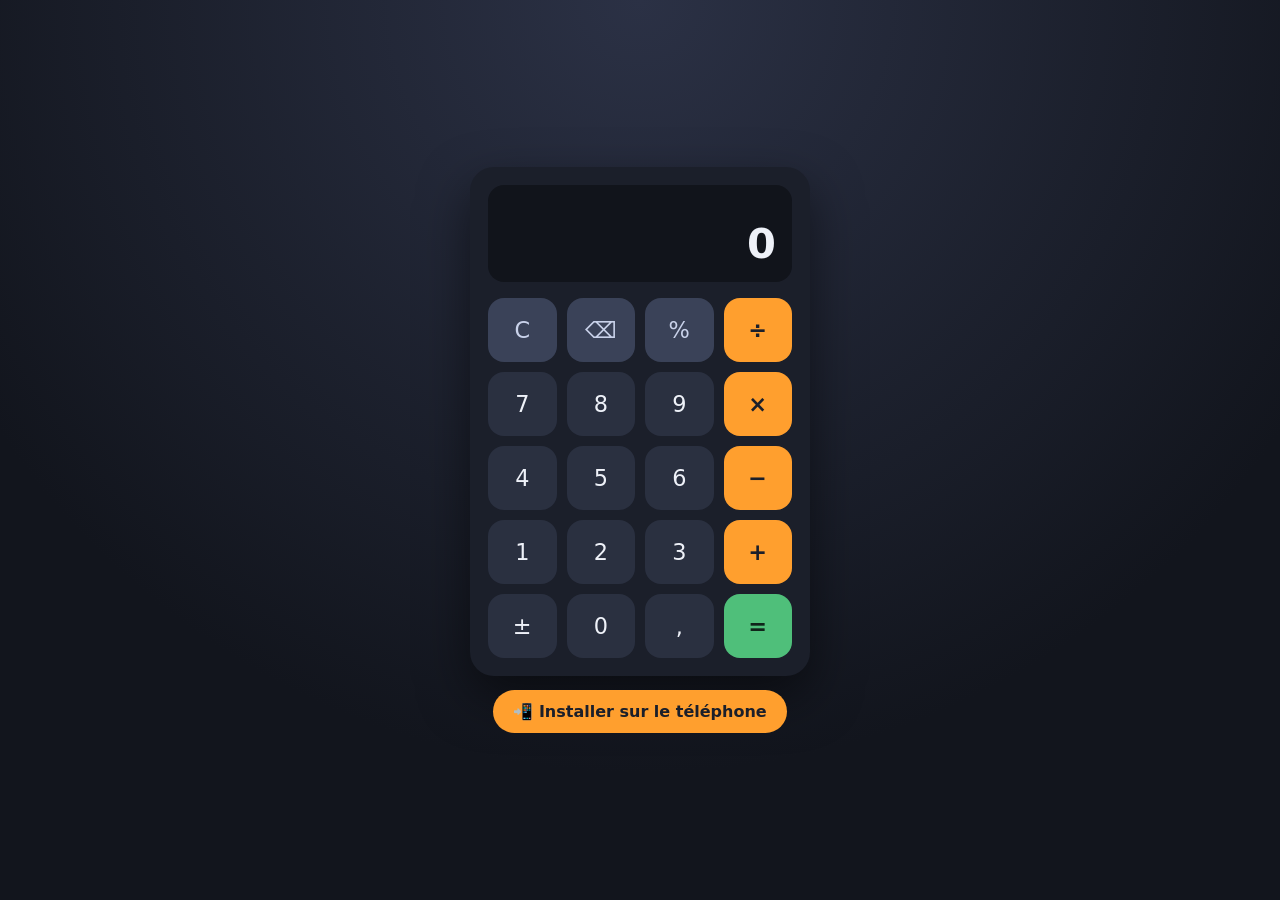
<file: index.html>
<!DOCTYPE html>
<html lang="fr">
<head>
  <meta charset="UTF-8">
  <meta name="viewport" content="width=device-width, initial-scale=1.0">
  <meta name="theme-color" content="#1b1f2a">
  <title>Calculette</title>
  <meta name="apple-mobile-web-app-capable" content="yes">
  <meta name="mobile-web-app-capable" content="yes">
  <meta name="apple-mobile-web-app-title" content="Calculette">
  <meta name="apple-mobile-web-app-status-bar-style" content="black-translucent">
  <link rel="manifest" href="manifest.webmanifest">
  <link rel="icon" href="icons/icon-192.png">
  <link rel="apple-touch-icon" href="icons/apple-touch-icon.png">
  <link rel="stylesheet" href="style.css">
</head>
<body>
  <main class="calc" aria-label="Calculette">
    <div class="screen">
      <div id="history" class="history" aria-live="polite"></div>
      <div id="display" class="display" aria-live="polite">0</div>
    </div>
    <div class="keys">
      <button class="key fn" data-action="clear">C</button>
      <button class="key fn" data-action="back" aria-label="Effacer le dernier chiffre">⌫</button>
      <button class="key fn" data-action="percent">%</button>
      <button class="key op" data-op="/" aria-label="Diviser">÷</button>

      <button class="key" data-digit="7">7</button>
      <button class="key" data-digit="8">8</button>
      <button class="key" data-digit="9">9</button>
      <button class="key op" data-op="*" aria-label="Multiplier">×</button>

      <button class="key" data-digit="4">4</button>
      <button class="key" data-digit="5">5</button>
      <button class="key" data-digit="6">6</button>
      <button class="key op" data-op="-" aria-label="Soustraire">−</button>

      <button class="key" data-digit="1">1</button>
      <button class="key" data-digit="2">2</button>
      <button class="key" data-digit="3">3</button>
      <button class="key op" data-op="+" aria-label="Additionner">+</button>

      <button class="key" data-action="sign" aria-label="Changer le signe">±</button>
      <button class="key" data-digit="0">0</button>
      <button class="key" data-action="dot" aria-label="Virgule">,</button>
      <button class="key eq" data-action="equals">=</button>
    </div>
  </main>
  <button id="install" class="install" hidden>📲 Installer sur le téléphone</button>
  <div id="install-help" class="install-help" hidden></div>
  <script src="script.js"></script>
  <script src="install.js"></script>
</body>
</html>
</file>
<file: style.css>
* { box-sizing: border-box; }

body {
  margin: 0;
  min-height: 100vh;
  display: flex;
  align-items: center;
  justify-content: center;
  padding: 16px;
  background: radial-gradient(circle at 50% 0%, #2b3145, #12151d 70%);
  font-family: system-ui, -apple-system, "Segoe UI", sans-serif;
  color: #eef1f8;
}

.calc {
  width: 100%;
  max-width: 340px;
  background: #1b1f2a;
  border-radius: 24px;
  padding: 18px;
  box-shadow: 0 20px 50px rgba(0, 0, 0, 0.5);
}

.screen {
  background: #11141b;
  border-radius: 16px;
  padding: 14px 16px;
  margin-bottom: 16px;
  text-align: right;
  min-height: 96px;
  display: flex;
  flex-direction: column;
  justify-content: flex-end;
  overflow: hidden;
}

.history {
  min-height: 1.2em;
  color: #8a93a8;
  font-size: 1rem;
  white-space: nowrap;
  overflow: hidden;
  text-overflow: ellipsis;
}

.display {
  font-size: 2.6rem;
  font-weight: 600;
  white-space: nowrap;
  overflow: hidden;
  text-overflow: ellipsis;
}

.display.error { color: #ff7a7a; font-size: 1.6rem; }

.keys {
  display: grid;
  grid-template-columns: repeat(4, 1fr);
  gap: 10px;
}

.key {
  font: inherit;
  font-size: 1.4rem;
  height: 64px;
  border: none;
  border-radius: 16px;
  background: #2a3040;
  color: #eef1f8;
  cursor: pointer;
  transition: background 0.12s, transform 0.06s;
}

.key:hover { background: #343b4f; }
.key:active, .key.pressed { transform: scale(0.95); }
.key:focus-visible { outline: 3px solid #ffb84d; outline-offset: 2px; }

.key.fn { background: #3a4258; color: #c9d2ea; }
.key.fn:hover { background: #454e68; }

.key.op { background: #ff9f2e; color: #1b1f2a; font-weight: 700; }
.key.op:hover { background: #ffb257; }
.key.op.active { background: #fff; color: #ff8a00; }

.key.eq { background: #4fbf7a; color: #10241a; font-weight: 700; }
.key.eq:hover { background: #63d18d; }

body { flex-direction: column; gap: 14px; }

.install {
  font: inherit;
  font-size: 1rem;
  padding: 12px 20px;
  border: none;
  border-radius: 999px;
  background: #ff9f2e;
  color: #1b1f2a;
  font-weight: 700;
  cursor: pointer;
}

.install-help {
  max-width: 340px;
  text-align: center;
  color: #c9d2ea;
  font-size: 0.95rem;
  line-height: 1.4;
}

[hidden] { display: none !important; }
</file>
